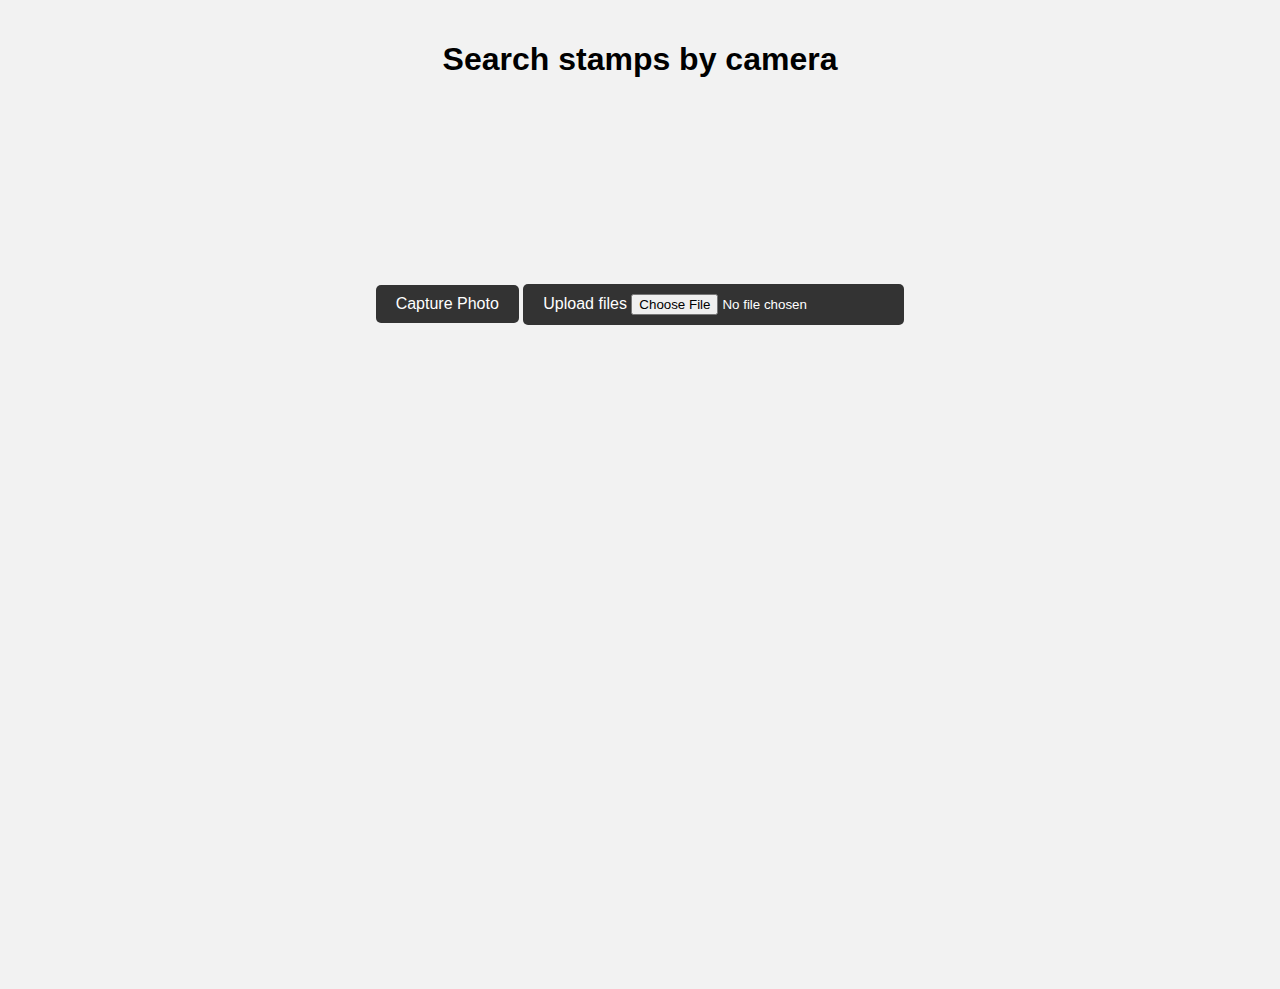
<file: html/camera.html>
<!DOCTYPE html>
<html lang="en">
  <head>
    <meta charset="UTF-8" />
    <meta name="viewport" content="width=device-width, initial-scale=1.0" />
    <title>Mobile Camera Access</title>
    <link rel="stylesheet" href="../styles/camera.css" />
  </head>
  <body>
    <div class="container">
      <h1>Search stamps by camera</h1>

      <!-- Video element to display the camera stream -->
      <video id="camera-stream" autoplay playsinline></video>

      <!-- Button to capture photo -->
      <button id=" start-cameracapture-photo ">Capture Photo</button>

      <!-- Button to start the camera -->
      <button id="">
        Upload files
        <input
          type="file"
          id="selfie"
          capture="user"
          accept="image/*,video/*"
        />
      </button>

      <!-- Canvas to show captured photo -->
      <canvas id="snapshot"></canvas>
    </div>

    <script src="../Script/camera.js"></script>
  </body>
</html>
</file>
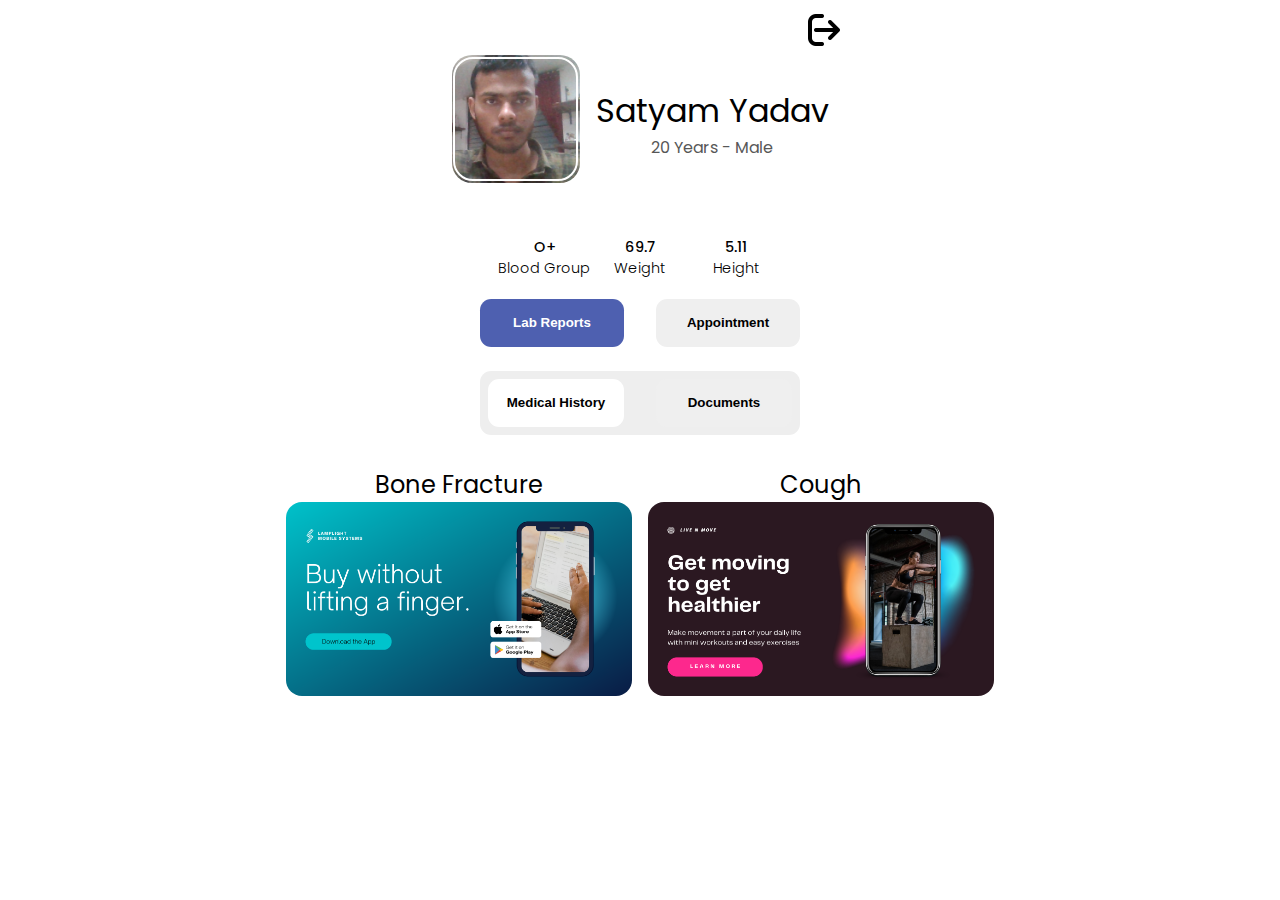
<file: html/profile.html>
<!DOCTYPE html>
<html lang="en">
  <head>
    <meta charset="UTF-8" />
    <meta name="viewport" content="width=device-width, initial-scale=1.0" />
    <title>Profile</title>
    <link rel="preconnect" href="https://fonts.googleapis.com" />
    <link rel="preconnect" href="https://fonts.gstatic.com" crossorigin />

    <link rel="stylesheet" href="https://cdnjs.cloudflare.com/ajax/libs/font-awesome/6.6.0/css/all.min.css" integrity="sha512-Kc323vGBEqzTmouAECnVceyQqyqdsSiqLQISBL29aUW4U/M7pSPA/gEUZQqv1cwx4OnYxTxve5UMg5GT6L4JJg==" crossorigin="anonymous" referrerpolicy="no-referrer" />


    <link
      href="https://fonts.googleapis.com/css2?family=Poppins:wght@300;400;500;600;700;800;900&display=swap"
      rel="stylesheet"
    />

    <link rel="stylesheet" href="https://cdnjs.cloudflare.com/ajax/libs/font-awesome/6.0.0-beta3/css/all.min.css">

    
    <link rel="stylesheet" href="../styles/common.css" />
    <link rel="stylesheet" href="../styles/profile.css" />

    <script src="../Script/profile.js" defer></script>
  </head>
  <body>


       <!--==Navigation================================-->
       <nav class="bottom-navbar">
        <a href="../index.html" class="nav-item">
            <i class="fas fa-home"></i> Home
        </a>

        <a href="./community.html" class="nav-item">
            <i class="fas fa-users"></i> Community
        </a>

        <a  href="../html/stampgallery.html" class="nav-item">
            <i class="fa-solid fa-ticket"></i> Collections
        </a>

        <a href="../html/shop.html"  class="nav-item">
            <i class="fa-solid fa-cart-shopping"></i>Shop
        </a>

        <a href="#" class="nav-item">
            <i class="fas fa-user"></i> Profile
        </a>
    </nav>

    

    <section class="hero">
      <a href="../html/registration.html"><img
        class="logout"
        src="../assets/profile/logout.png"
      /></a>


      <div class="info">

      <div class="hero-pic">
        <div class="inner-circle"></div>
        <img
          src="../assets/profile/mason-wilkes-TMgQMXoglsM-unsplash.jpg"
          alt="Mason Wilkes"
        />
      </div>

      
      <div class="hero-info">
        <h1>Satyam Yadav</h1>
        <h2>20 Years - Male</h2>

      </div>
    </section>
    <section class="experience">
      <h2><b> O+ </b><br />Blood Group</h2>
      <h2><b>69.7</b><br />Weight<br /></h2>
      <h2><b>5.11 </b><br />Height</h2>
    </section>

  </div>



    <section class="cta">
      <a href="../assets/profile/example-cv.pdf" download>
        <button class="btn download-btn">Lab Reports</button>
      </a>

      <a href="./appointment.html"
        ><button class="btn contact-btn">Appointment</button></a
      >

    </section>
    <section class="portfolio-skills">
      <div class="btn-bg">
        <button class="btn-2 active-btn" id="portfolio-btn">Medical History</button>
        <button class="btn-2" id="skills-btn">Documents</button>
      </div>
    </section>
    <section class="portfolio" id="portfolio">
      
      <div class="wrapper project-wrapper">
        <h2>Bone Fracture</h2>
        <a href="https://github.com/"
          ><img src="../assets/profile/project-1.png" alt="Project 1"
        /></a>
      </div>
      <div class="wrapper project-wrapper">
        <h2>Cough</h2>
        <a href="https://github.com/"
          ><img src="../assets/profile/project-2.png" alt="Project 2"
        /></a>
      </div>

    </section>
    <section class="skills" id="skills">
      <div class="wrapper">
        <h3>Frontend</h3>
        <article class="frontend-skills">
          <p>HTML</p>
          <p>CSS</p>
          <p>SASS</p>
          <p>LESS</p>
          <p>JavaScript</p>
          <p>TypeScript</p>
          <p>React</p>
          <p>Angular</p>
          <p>Material UI</p>
        </article>
      </div>
      <div class="wrapper">
        <h3>Backend</h3>
        <article class="backend-skills">
          <p>Node.js</p>
          <p>Express.js</p>
          <p>APIs</p>
          <p>Database CRUD</p>
          <p>Git</p>
          <p>GraphQL</p>
          <p>Web Servers</p>
        </article>
      </div>
    </section>
    <footer>
    </footer>
  </body>
</html>
</file>
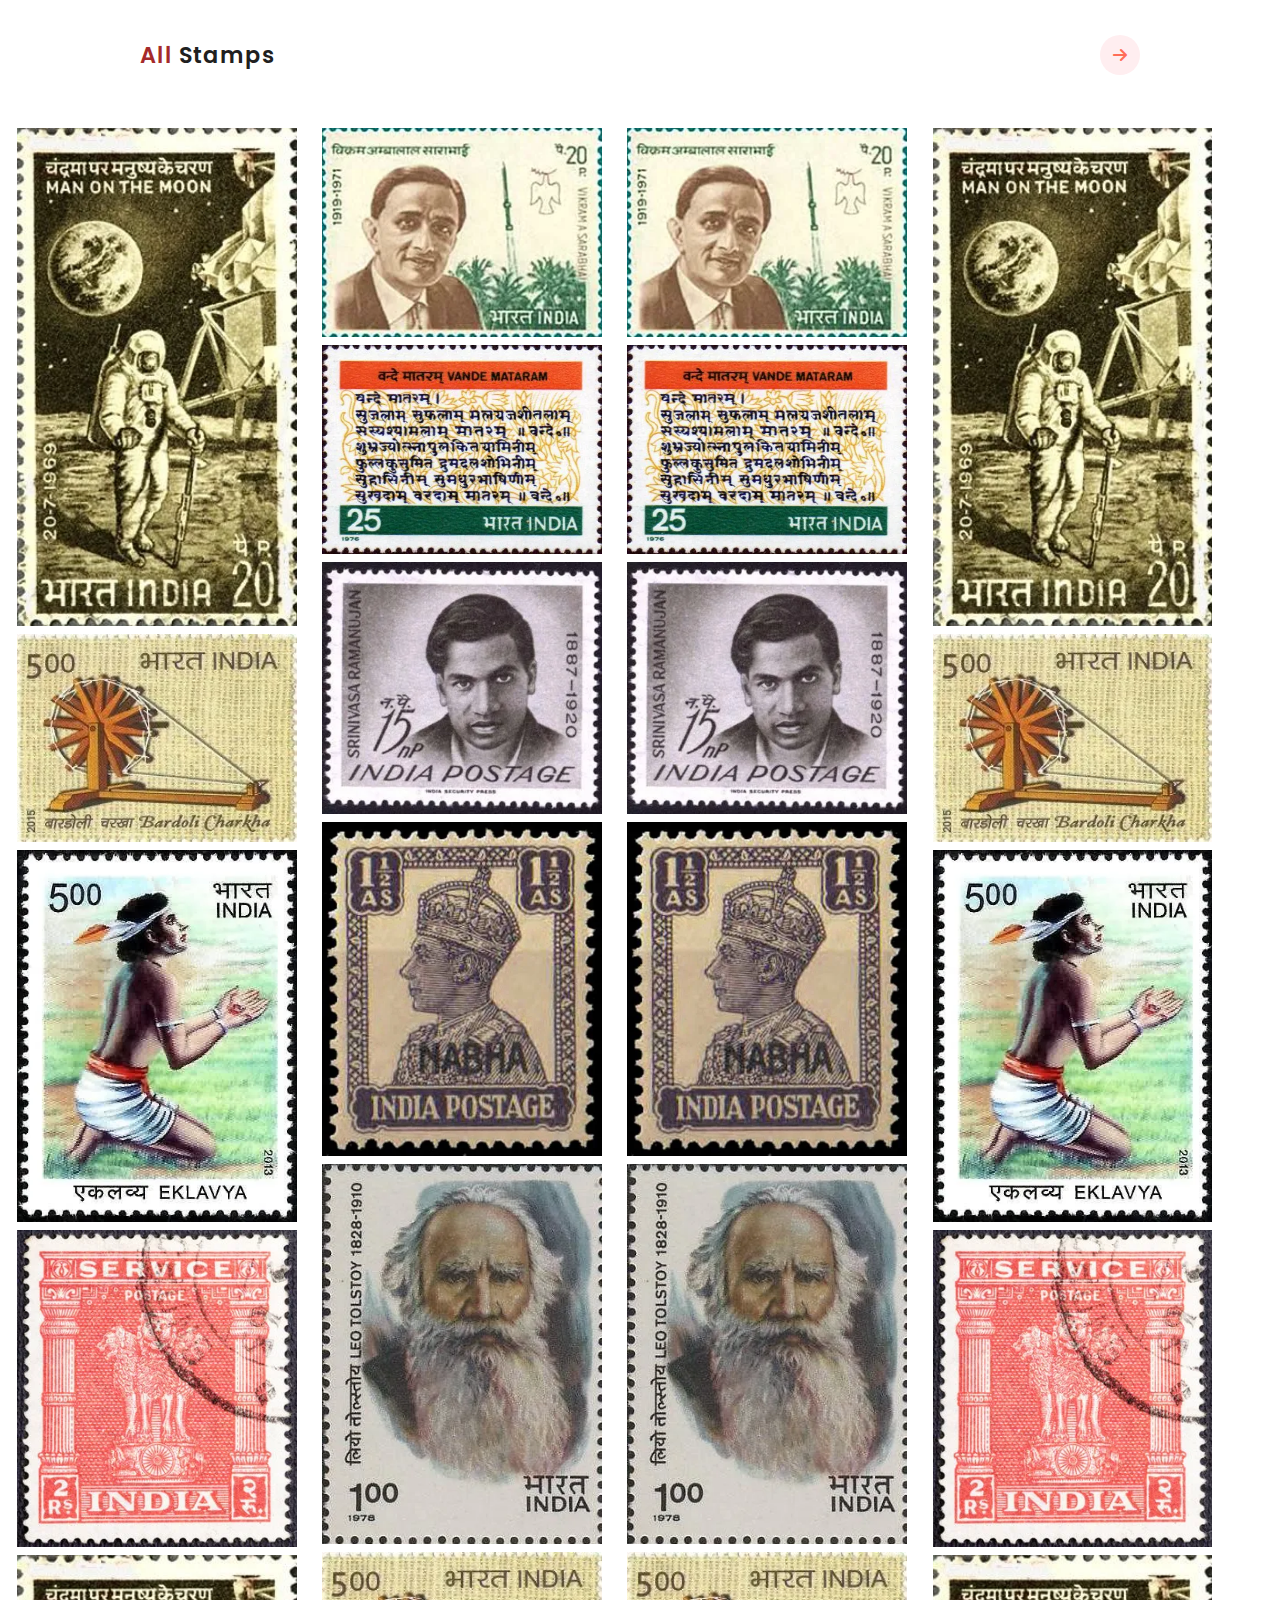
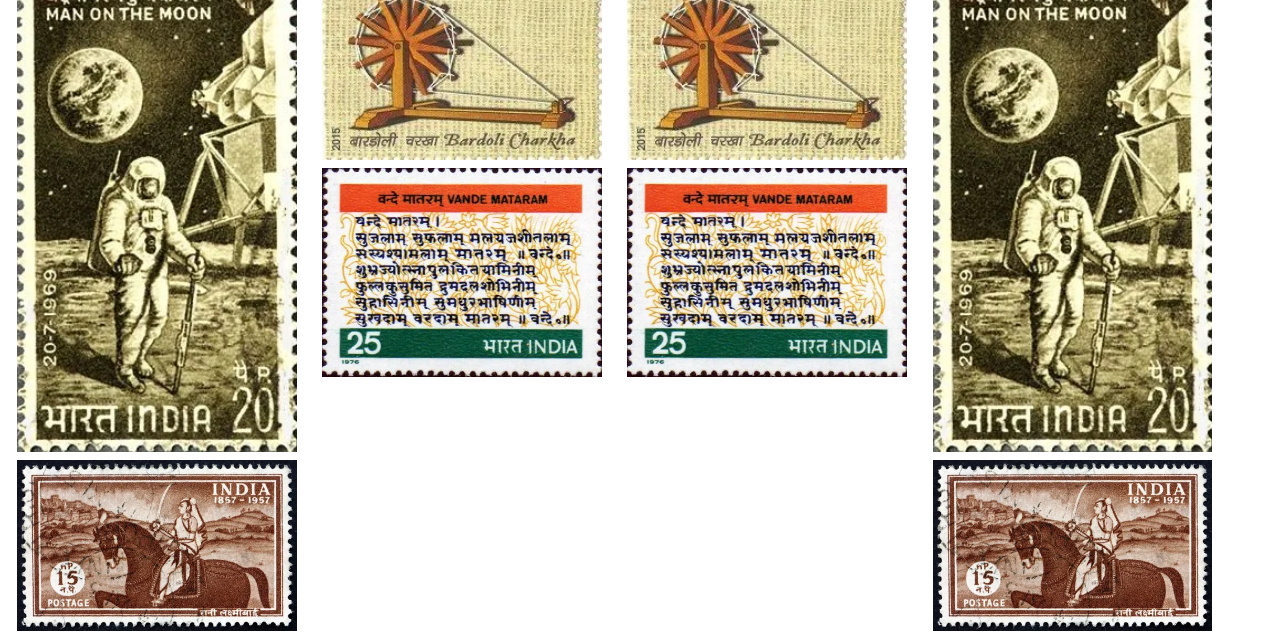
<file: html/stampgallery.html>
<!DOCTYPE html>
<html lang="en">
  <head>
    <meta charset="UTF-8" />
    <meta name="viewport" content="width=device-width, initial-scale=1.0" />

    <link rel="shortcut icon" href="./assets/index/fav-icon.png" />

    <link
      rel="stylesheet"
      href="https://cdnjs.cloudflare.com/ajax/libs/font-awesome/6.6.0/css/all.min.css"
      integrity="sha512-Kc323vGBEqzTmouAECnVceyQqyqdsSiqLQISBL29aUW4U/M7pSPA/gEUZQqv1cwx4OnYxTxve5UMg5GT6L4JJg=="
      crossorigin="anonymous"
      referrerpolicy="no-referrer"
    />

    <link
      rel="stylesheet"
      href="https://pro.fontawesome.com/releases/v5.10.0/css/all.css"
      integrity="sha384-AYmEC3Yw5cVb3ZcuHtOA93w35dYTsvhLPVnYs9eStHfGJvOvKxVfELGroGkvsg+p"
      crossorigin="anonymous"
    />

    <link
      rel="stylesheet"
      href="https://cdnjs.cloudflare.com/ajax/libs/font-awesome/6.0.0-beta3/css/all.min.css"
    />

    <link rel="preconnect" href="https://fonts.googleapis.com" />
    <link rel="preconnect" href="https://fonts.gstatic.com" crossorigin />
    <link
      href="https://fonts.googleapis.com/css2?family=Poppins:ital,wght@0,100;0,200;0,300;0,400;0,500;0,600;0,700;0,800;0,900;1,100;1,200;1,300;1,400;1,500;1,600;1,700;1,800;1,900&display=swap"
      rel="stylesheet"
    />

    <title>Document</title>
    <link rel="stylesheet" href="../styles/stampgallery.css" />
    <link rel="stylesheet" href="../styles/index.css" />
    <link rel="stylesheet" href="../styles/common.css" />
  </head>
  <body>
    <nav class="navigation">
      <a href="index.html" class="logo"> <span>All </span>Stamps </a>
      <input type="checkbox" class="menu-btn" id="menu-btn" />

      <div class="top-icon">
        <div class="right-nav">
          <a href="../index.html" class="like">
            <i class="fa-solid fa-arrow-right"></i>
          </a>
        </div>
      </div>
    </nav>
    <!--nav-end--------------------->

    <div class="row">
      <div class="column">
        <img src="../assets/stamps/applo11.webp" />
        <img src="../assets/stamps/bardoli.webp" />
        <img src="../assets/stamps/eaklavya.webp " />
        <img src="../assets/stamps/india cir.webp" />
        <img src="../assets/stamps/applo11.webp" />
        <img src="../assets/stamps/maha rana prartap.webp" />
      </div>
      <div class="column">
        <img src="../assets/stamps/vikram sarabhai.webp" />
        <img src="../assets/stamps/vande matram.webp" />
        <img src="../assets/stamps/shri ramanujan.webp" />
        <img src="../assets/stamps/nabha.webp" />
        <img src="../assets/stamps/leo tolsay.webp" />
        <img src="../assets/stamps/bardoli.webp" />
        <img src="../assets/stamps/vande matram.webp" />
      </div>

      <div class="column">
        <img src="../assets/stamps/vikram sarabhai.webp" />
        <img src="../assets/stamps/vande matram.webp" />
        <img src="../assets/stamps/shri ramanujan.webp" />
        <img src="../assets/stamps/nabha.webp" />
        <img src="../assets/stamps/leo tolsay.webp" />
        <img src="../assets/stamps/bardoli.webp" />
        <img src="../assets/stamps/vande matram.webp" />
      </div>

      <div class="column">
        <img src="../assets/stamps/applo11.webp" />
        <img src="../assets/stamps/bardoli.webp" />
        <img src="../assets/stamps/eaklavya.webp " />
        <img src="../assets/stamps/india cir.webp" />
        <img src="../assets/stamps/applo11.webp" />
        <img src="../assets/stamps/maha rana prartap.webp" />
      </div>
    </div>
  </body>
</html>
</file>
<file: styles/camera.css>
body {
  font-family: Arial, sans-serif;
  background-color: #f2f2f2;
  text-align: center;
  margin: 0;
  padding: 0;
}

.container {
  padding: 20px;
}

video,
canvas {
  margin-top: 20px;
  width: 100%;
  max-width: 100%;
  border-radius: 10px;
}

button {
  margin-top: 10px;
  padding: 10px 20px;
  font-size: 16px;
  border: none;
  background-color: #333;
  color: white;
  cursor: pointer;
  border-radius: 5px;
}

button:hover {
  background-color: #555;
}

@media (max-width: 600px) {
  h1 {
    font-size: 22px;
  }
  button {
    width: 100%;
    font-size: 14px;
  }
}
</file>
<file: styles/common.css>
.bottom-navbar {
  display: flex;
  flex-direction: row;
  gap: 2rem;
  justify-content: right;
  display: none;
}

.nav-item {
  color: black;
  text-decoration: none;
  font-size: 20px;
  text-align: center;
  flex: 1;
  padding: 10px 0;
  font-weight: 500;
  align-items: center;
  justify-content: right;
}

.nav-item i {
  display: none;
}

@media (max-width: 700px) {
  .bottom-navbar {
    position: fixed;
    bottom: 0;
    left: 0;
    width: 100%;
    background-color: rgb(249, 235, 209);
    display: flex;
    justify-content: space-between;
    align-items: center;
    height: 60px;
    z-index: 1000;
  }

  .nav-item {
    color: black; /* Changed color to black 🌋 */
    text-decoration: none;
    font-size: 12px;
    text-align: center;
    flex: 1;
    padding: 10px 0;
    font-weight: 500;
  }

  .nav-item i {
    display: block;
    font-size: 20px; /* Adjust icon size if needed */
    margin-bottom: 2px; /* Adjust spacing between icon and text */
  }
}
</file>
<file: styles/profile.css>
:root {
  /* Light Theme */
  --primary-font: "Poppins", sans-serif;
  --primary-bg-color: #ffffff;
  --primary-text-color: #000000;
  --secondary-color: #575757;
  --btn-bg-color: #4e60b0;
  --cta-hover-color: #167bce;
  --btn-bg-light: #eeeeee;

  /* Dark Theme */
  --dark-primary-bg-color: #222222;
  --dark-primary-text-color: #ffffff;
  --dark-secondary-color: #828282;
  --dark-btn-bg-color: #1e88e5;
  --dark-cta-hover-color: #0d5e8c;
  --dark-btn-bg-light: #eeeeee;
}

.dark-theme {
  --primary-bg-color: var(--dark-primary-bg-color);
  --primary-text-color: var(--dark-primary-text-color);
  --secondary-color: var(--dark-secondary-color);
  --btn-bg-color: var(--dark-btn-bg-color);
  --cta-hover-color: var(--dark-cta-hover-color);
  --btn-bg-light: var(--dark-btn-bg-light);
}

body {
  margin: 0;
  font-family: var(--primary-font, "Arial, sans-serif");
  background-color: var(--primary-bg-color);
  color: var(--primary-text-color);
}

.logout {
  position: relative;
  left: 11.5rem;
  top: -1.1rem;
}

h1,
h2,
h3,
p {
  margin: 0;
  cursor: default;
}

article,
footer,
.hero,
.logo-container,
.experience,
.cta,
.portfolio-skills,
.btn-bg,
.portfolio,
.skills {
  display: flex;
}

.hero,
.portfolio,
.skills {
  flex-direction: column;
}

.hero,
.btn-bg,
.portfolio,
.skills {
  align-items: center;
}

.hero,
.experience,
.wrapper {
  text-align: center;
}

article,
.hero,
.logo-container,
.portfolio,
.skills {
  gap: 1rem;
}

.hero-pic {
  width: 8rem;
  height: 8rem;
  border-radius: 20px;
  overflow: hidden;
  position: relative;

  top: -2rem;
}

.inner-circle {
  content: "";
  position: absolute;
  top: 0.1rem; /* Adjust border thickness */
  left: 0.1rem;
  bottom: 0.1rem;
  right: 0.1rem;
  border-radius: 20px;
  border: 0.18rem solid var(--primary-bg-color); /* Define your border thickness and color */
  z-index: 1; /* Make sure it is above the image */
}

.hero-pic img,
.wrapper img {
  width: 100%;
}

.hero-pic img {
  height: 100%;
  object-fit: cover;
  object-position: top 0.4rem right -1.3rem;
  transform: scale(1.2);
}

.info {
  display: flex;
  justify-content: center;
  gap: 1rem;
}

.hero-info h1,
h2 {
  font-weight: 400;
}

article p,
.hero-info h2 {
  color: var(--secondary-color);
}

.hero-info h2 {
  font-size: 1rem;
  margin: 0 0 1rem 0;
}

footer,
.logo-container,
.experience,
.cta,
.portfolio-skills,
.btn-bg {
  justify-content: center;
}

.logout,
.logo-container a,
.logo-container img {
  height: 1.5rem;
}

.experience {
  margin: auto;
  margin-top: 1.4rem;
  max-width: 20rem;
}

.experience b {
  font-weight: 500;
}

.experience h2 {
  width: 30%;
  font-weight: 300;
  font-size: 0.9rem;
}

.cta {
  margin-top: 1.2rem;
}

.cta,
.btn-bg {
  gap: 2rem;
}

.btn,
.btn-2,
.btn-bg {
  border-radius: 0.7rem;
  border: none;
}

.btn,
.btn-2,
.btn-bg,
.wrapper h3 {
  font-weight: 600;
}

.btn,
.btn-2,
.btn-bg,
.wrapper,
.project-wrapper {
  transition: transform 0.3s cubic-bezier(0.175, 0.885, 0.32, 1.275),
    background-color 0.3s ease, color 0.3s ease;
}

.download-btn:hover {
  background-color: var(--cta-hover-color);
}

.logout,
.download-btn:hover,
.contact-btn:hover,
.btn-2:hover,
.wrapper img:hover {
  cursor: pointer;
}

.btn:hover,
.btn-2:hover,
.project-wrapper:hover,
.logo-container a:hover {
  transform: scale(0.98);
}

.btn:active,
.btn-2:active,
.project-wrapper:active,
.logo-container a:active {
  transform: scale(1);
}

.contact-btn:hover,
.download-btn {
  background-color: var(--btn-bg-color);
  color: white;
}

.contact-btn:hover {
  transition: background-color 0.3s ease, color 0.3s ease;
}

.btn-2:hover,
.active-btn {
  background-color: white;
}

.btn,
.btn-2 {
  height: 3rem;
}

.btn {
  width: 9rem;
}

.btn-2 {
  width: 8.5rem;
}

.download-btn {
  transition: background-color 0.3s ease;
}

.portfolio-skills {
  height: 4rem;
  margin-top: 1.5rem;
  position: relative;
}

.btn-bg,
.wrapper {
  width: 20rem;
}

article p,
.btn-bg {
  background-color: var(--btn-bg-light);
}

.hero,
.portfolio,
.skills {
  margin-top: 2rem;
}

.skills {
  display: none;
}

.wrapper img {
  border-radius: 1rem;
}

article,
.wrapper h3 {
  margin-bottom: 1.5rem;
}

article {
  flex-wrap: wrap;
}

article p {
  border-radius: 0.5rem;
  flex-grow: 20;
  padding: 1rem;
}

footer {
  margin: 3rem 0;
}

@media screen and (min-width: 900px) {
  .skills,
  .portfolio {
    flex-direction: row;
    width: 45rem;
  }
  .skills {
    margin: 2rem auto 0;
  }
  .portfolio {
    margin: 2rem auto;
    flex-wrap: wrap;
    justify-content: center;
  }
  .wrapper {
    width: calc(48%);
    flex: none;
  }
}

.logout {
  height: 2rem;
  width: 2rem;
}
</file>
<file: styles/stampgallery.css>
.row {
  display: flex;
  flex-wrap: wrap;
  padding: 0 4px;
}

.column {
  flex: 24%;
  max-width: 24%;
  padding: 10px 1%;
}

.column img {
  margin-top: 8px;
  vertical-align: middle;
  width: 100%;
}

@media screen and (max-width: 500px) {
  .column {
    flex: 50%;
    max-width: 50%;
  }
}

@media screen and (max-width: 600px) {
  .column {
    flex: 40%;
    max-width: 100%;
  }
}

* {
  text-align: center;
  font-family: "Franklin Gothic Medium", "Arial Narrow", Arial, sans-serif;
  font-weight: 600;
}
</file>
<file: styles/index.css>
* {
  font-family: poppins;
  margin: 0px;
  padding: 0px;
  box-sizing: border-box;
  scroll-behavior: smooth;
}

/* hello */
.main-container {
  display: flex;
  flex-direction: column;
  align-items: center;
  justify-content: center;
  padding: 1rem;
  background: linear-gradient(rgba(0, 0, 0, 0.4), rgba(0, 0, 0, 0.4)),
    url(../assets/stamps/banner.jpg) center/cover no-repeat fixed;
}
.main-container .navigation nav a {
  text-transform: uppercase;
  font-family: var(--Roboto);
  letter-spacing: 1px;
  font-weight: 500;
  color: #fff;
  text-decoration: none;
  display: inline-block;
  padding: 0.4rem 0.1rem;
  letter-spacing: 3px;
  transition: opacity 0.5s ease;
}
.main-container .navigation nav {
  /* background:rgba(129, 104, 67, 0.622) ; */
  padding: 1.2rem;
}

ul {
  list-style: none;
}
a {
  text-decoration: none;
}
body {
  margin: 0px;
  padding: 0px;
  font-family: poppins;
}

::selection {
  color: #ffffff;
  background-color: #4054aa;
}

/*==Navigation=====================================*/
.navigation {
  display: flex;
  justify-content: space-between;
  align-items: center;
  padding: 35px;
  max-width: 1070px;
  width: 100%;
  margin: auto;
}

.logo {
  font-size: 1.4rem;
  font-weight: 600;
  letter-spacing: 1px;
  color: #202020;
}
.logo span {
  color: brown;
}

.right-nav a {
  width: 40px;
  height: 40px;
  display: flex;
  justify-content: center;
  align-items: center;
  border-radius: 50%;
  position: relative;
}
.right-nav .like {
  background-color: #ffeef0;
  color: #ff6c57;
}

.right-nav a span {
  position: absolute;
  top: -7px;
  right: -7px;
  width: 20px;
  height: 20px;
  display: flex;
  justify-content: center;
  align-items: center;
  border-radius: 50%;
  color: #ffffff;
  font-size: 0.6rem;
  font-weight: 500;
}
.right-nav .like span {
  background-color: #ff6c57;
}

.menu li a:hover,
.menu .active {
  color: #4054aa;
  transition: all ease 0.3s;
}

/*==Search-Banner========================*/
#search-banner {
  max-width: 1250px;
  height: 500px;
  border-radius: 30px;
  background-color: #eceef7;
  margin: 10px auto;
  position: relative;
  overflow: hidden;
  /* background-image: url(../assets/stamps/banner.jpg); */
  background-color: rgb(243, 215, 164);
  background-size: 1000px;
  background-position: bottom right;
  padding: 20px;
  display: flex;
  align-items: center;
}

.search-banner-text {
  display: flex;
  flex-direction: column;
  width: 500px;
  margin-left: 70px;
  position: relative;
}
.search-banner-text h1 {
  font-size: 3rem;
  line-height: 55px;
  color: #202020;
}
.search-banner-text strong {
  color: #4e60b0;
  font-size: 1.4rem;
  margin-top: 4px;
}
.search-box {
  background-color: rgb(247, 168, 20);
  height: 50px;
  display: flex;
  align-items: center;
  margin-top: 25px;
  padding: 0px 5px 0px 20px;
  border-radius: 30px;
}
.search-box i {
  font-size: 1.3rem;
  color: #3b3b3b;
  margin: 0px 10px;
}
.search-box .search-input {
  height: 40px;
  border: none;
  width: 100%;
  padding: 0px 10px;
  outline: none;
}

input {
  background-color: rgb(249, 235, 209);
  border-radius: 30px;
}
.search-box .search-btn {
  width: 220px;
  height: 40px;
  border-radius: 30px;
  background-color: #4e60b0;
  border: none;
  color: #ffffff;
  outline: none;
  cursor: pointer;
  transition: all ease 0.3s;
}
.search-box .search-btn:hover {
  background-color: #5c71cf;
  transition: all ease 0.3s;
}
/*==================================*/
#category,
#popular-product,
#popular-bundle-pack,
#partner {
  display: flex;
  flex-direction: column;
  max-width: 1000px;
  margin: 50px auto;
}
.category-heading,
.product-heading,
.partner-heading {
  display: flex;
  justify-content: space-between;
  align-items: center;
}
.category-heading h2,
.product-heading h3,
.partner-heading h3 {
  font-size: 1.56rem;
  font-weight: 700;
  color: #202020;
  letter-spacing: 0.5px;
}
.category-heading span,
.product-heading span {
  color: #a7a7a7;
  font-weight: 400;
  letter-spacing: 1px;
}
.category-container {
  display: flex;
  justify-content: space-between;
  align-items: center;
  margin-top: 40px;
}
.category-box {
  display: flex;
  flex-direction: column;
  align-items: center;
  justify-content: center;
  border-radius: 10px;
  min-height: 130px;
  width: 120px;
  border: 1px solid rgba(0, 0, 0, 0.03);
  margin: 5px;
}
.category-box img {
  width: 100%;
  height: 100px;
  object-fit: contain;
  object-position: center;
  transition: all ease 0.1s;
}
.category-box span {
  color: #393939;
  font-size: 0.8rem;
  margin-top: 20px;
  letter-spacing: 0.3px;
  font-weight: 600;
  text-align: center;
}
.category-box:hover img {
  transform: scale(1.1);
  transition: all ease 0.1s;
}
/*==popular-product========================*/
#popular-product {
  margin: 80px auto;
}
.product-container {
  display: grid;
  grid-template-columns: 1fr 1fr 1fr;
  grid-gap: 30px;
  align-items: center;
  margin: 40px 0px;
}
.product-box img {
  width: 90%;
  height: 180px;
  object-fit: contain;
  object-position: center;
  margin: auto;
}
.product-box {
  width: 100%;
  border: 1px solid #eeeeee;
  border-radius: 20px;
  background-color: #ffffff;
  padding: 20px;
  display: flex;
  flex-direction: column;
  position: relative;
}
.product-box strong {
  color: #202020;
  font-size: 1.1rem;
  letter-spacing: 1px;
  font-weight: 600;
  margin-top: 10px;
}
.product-box .quantity {
  color: #949494;
  font-size: 0.8rem;
  font-weight: 500;
  letter-spacing: 1px;
}
.product-box .price {
  margin-top: 10px;
  font-weight: 600;
  font-size: 1.4rem;
  color: #393939;
}
.product-box .cart-btn {
  width: 100%;
  height: 40px;
  background-color: #eceef7;
  color: #4e60b0;
  display: flex;
  justify-content: center;
  align-items: center;
  margin-top: 20px;
  transition: all ease 0.3s;
}
.product-box .cart-btn i {
  margin-right: 10px;
}
.product-box .cart-btn:hover {
  background-color: #4eb060;
  color: #ffffff;
  transition: all ease 0.3s;
}
.product-box .like-btn {
  position: absolute;
  right: 30px;
  top: 20px;
  color: #c9c9c9;
  font-size: 1.3rem;
}

.top-icon {
  display: flex;
  gap: 0.7rem;
}

.news {
  display: flex;
  flex-direction: row;
}
.image img {
  width: 150px;
  height: 95px;
  margin-right: 1rem;
}
.info1 {
  font-size: large;
}
.info2 {
  font-size: large;
}
/*==Making-Responsive===================================*/
.menu-icon,
.menu-btn {
  display: none;
}
@media (max-width: 1280px) {
  #search-banner {
    width: 1150px;
  }
}
@media (max-width: 1200px) {
  #search-banner {
    width: 90%;
    height: 500px;
  }
  #popular-bundle-pack,
  #popular-product,
  #download-app {
    width: 90%;
  }
  #popular-bundle-pack {
    padding: 50px 30px 0px 30px;
  }
}
@media (max-width: 1050px) {
  .bg-1 {
    width: 150px;
    height: 150px;
    top: -20px;
  }
  #search-banner {
    background-size: 700px;
  }
  #category,
  #partner {
    width: 90%;
  }
}
@media (max-width: 965px) {
  .navigation {
    justify-content: space-between;
    height: 65px;
    padding: 35px 25px;
  }
  .logo {
    font-size: 1.2rem;
  }
  .navigation .menu {
    display: none;
    position: absolute;
    top: 65px;
    left: 0px;
    z-index: 100;
    background-color: #ffffff;
    width: 100%;
    padding: 0px;
    margin: 0px;
    border-bottom: 1px solid rgba(245, 245, 245);
  }
  .navigation .menu li {
    width: 100%;
    margin: 0px;
    padding: 0px;
  }
  .navigation .menu li a {
    width: 100%;
    height: 40px;
    display: flex;
    align-items: center;
    padding: 30px 20px;
    margin: 0px;
    border: 1px solid rgba(248, 247, 247, 0.5);
  }
  .menu-icon {
    display: block;
  }
  .navigation .menu-icon {
    cursor: pointer;
    float: right;
    padding: 5px;
    position: relative;
    user-select: none;
    z-index: 2;
  }
  .navigation .menu-icon .nav-icon {
    background-color: #141414cc;
    display: block;
    height: 2px;
    width: 25px;
    position: relative;
    transition: background 0.2s ease-out;
  }
  .navigation .menu-icon .nav-icon::before,
  .navigation .menu-icon .nav-icon::after {
    background-color: #141414cc;
    content: "";
    display: block;
    position: absolute;
    width: 100%;
    height: 100%;
    transition: all ease-out 0.2s;
  }
  .navigation .menu-icon .nav-icon::before {
    top: 7px;
  }
  .navigation .menu-icon .nav-icon::after {
    top: -7px;
  }
  .navigation .menu-btn:checked ~ .menu-icon .nav-icon::before {
    transform: rotate(-45deg);
    top: 0px;
  }
  .navigation .menu-btn:checked ~ .menu-icon .nav-icon::after {
    transform: rotate(45deg);
    top: 0px;
  }
  .navigation .menu-btn:checked ~ .menu-icon .nav-icon {
    background-color: transparent;
  }
  .navigation .menu-btn:checked ~ .menu {
    display: block;
  }

  #search-banner {
    height: 400px;
    background-size: 500px;
  }
  .bg-2 {
    width: 100px;
    height: 100px;
    top: -50px;
  }
  .category-container {
    flex-wrap: wrap;
    justify-content: center;
  }
  .category-box {
    margin: 10px;
  }
  .product-container {
    grid-template-columns: 1fr 1fr;
  }
  .client-box-container {
    grid-template-columns: 1fr 1fr;
  }
  .partner-heading {
    justify-content: center;
  }
  .logo-container {
    flex-wrap: wrap;
    justify-content: center;
  }
  .logo-container img {
    margin: 10px;
  }
  #download-app {
    flex-direction: column;
    height: 100%;
    background-color: transparent;
    margin-top: 0px;
    width: 90%;
    max-width: 100%;
  }
  .app-img {
    height: 450px;
    width: 220px;
  }
  .download-app-text {
    max-width: 100%;
    background-color: #ecf7ee;
    padding: 20px;
    border-radius: 20px;
    margin-top: 20px;
    display: flex;
    flex-direction: column;
    justify-content: center;
    align-items: center;
    text-align: center;
  }
  .footer-container {
    display: grid;
    grid-template-columns: 1fr 1fr;
    display: flex;
    flex-direction: column;
  }
  .footer-links {
    text-align: center;
  }
}
@media (max-width: 750px) {
  #search-banner {
    height: 250px;
  }
  .search-banner-text {
    margin-left: 20px;
  }
  .search-banner-text h1 {
    font-size: 2rem;
    line-height: 30px;
  }
  .bg-1 {
    display: none;
  }
  .client-box-container {
    grid-template-columns: 1fr;
  }
}
@media (max-width: 500px) {
  .main-container .navigation nav a {
    text-transform: uppercase;
    font-family: sans-serif;
    color: #202020;
    letter-spacing: 0px;
    font-weight: 600;
    text-decoration: none;
    display: inline-block;
    padding: 0.4rem 0rem;
    letter-spacing: 0px;
    transition: opacity 0.5s ease;
  }

  .main-container {
    background: none;
  }
  .one {
    display: none;
  }
  #search-banner {
    background-image: url(../assets/stamps/banner.jpg);
    height: 110px;
    display: flex;
    justify-content: center;
    align-items: center;
  }
  .search-banner-text {
    margin-left: 0px;
    max-width: 100%;
  }
  .search-banner-text h1 {
    font-size: 1.3rem;
  }
  .search-box {
    width: 100%;
    max-width: 100%;
    height: 55px;
    padding-left: 10px;
  }
  .search-box i {
    font-size: 1rem;
  }
  .search-box .search-btn {
    height: 30px;
  }
  .category-container {
    display: grid;
    grid-template-columns: 1fr 1fr 1fr;
    grid-gap: 15px;
  }
  .category-box {
    /* width: 100%; */
    margin: 0px;
  }
  .product-container {
    display: flex;
    margin: 13px 0px;
  }

  .news {
    display: flex;
    flex-direction: row;
  }
  .image img {
    width: 110px;
    height: 75px;
    margin-right: 1rem;
  }
  .info1 {
    font-size: large;
  }
  .info2 {
    font-size: large;
  }
}
@media (max-width: 400px) {
  .category-heading h2,
  .product-heading h3,
  .client-heading h3,
  .partner-heading h3 {
    font-size: 1.2rem;
  }
}
@media (max-width: 350px) {
  .download-btns {
    flex-direction: column;
  }
  .download-btns a {
    margin: 4px 0px;
    width: 140px;
  }
  .download-btns a img {
    width: 100%;
  }
  .right-nav {
    grid-gap: 5px;
  }
}
.footer {
  background-color: #eed8aa;
}
.footer_container {
  display: grid;
  grid-template-columns: 2fr repeat(3, 1fr);
  gap: 5rem;
}
.footer_col h3 {
  margin-bottom: 1.5rem;
  font-size: 1.5rem;
  font-weight: 600;
  color: var(--text-dark);
}
.footer_col h4 {
  margin-bottom: 1rem;
  font-size: 1.2rem;
  font-weight: 600;
  color: var(--text-dark);
}
.footer_col p {
  margin-bottom: 1rem;
  color: var(--text-light);
  cursor: pointer;
  transition: 0.3s;
}
.footer_col p:hover {
  color: var(--text-dark);
}
.footer_bar {
  position: relative;
  max-width: var(--max-width);
  margin: auto;
  padding: 1rem;
  font-size: 0.9rem;
  font-weight: 500;
  color: var(--text-light);
  text-align: right;
  overflow: hidden;
}
.footer_bar::before {
  position: absolute;
  content: "";
  top: 50%;
  right: 28rem;
  transform: translateY(-50%);
  width: 20rem;
  height: 2px;
  background-color: var(--text-light);
}
</file>
